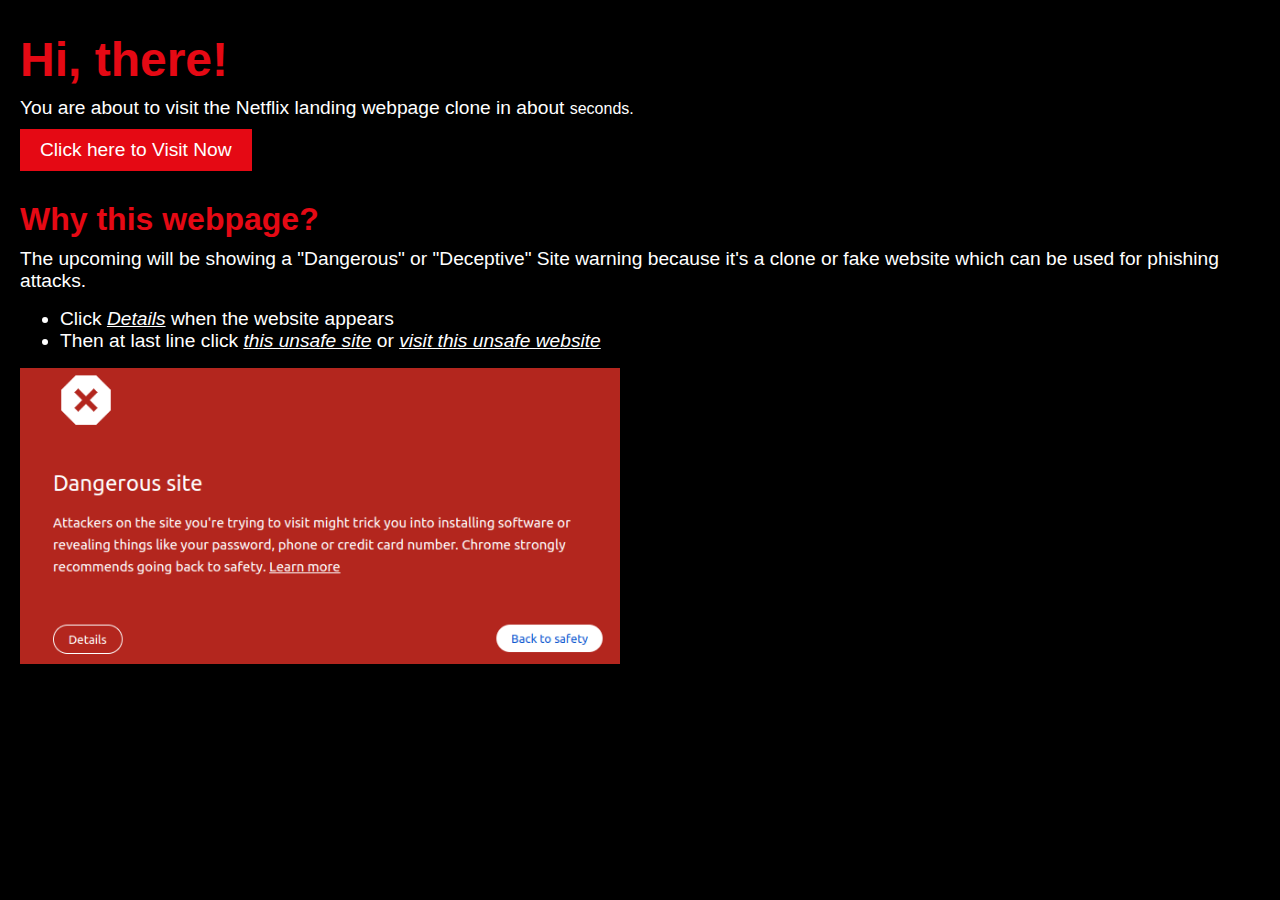
<file: index.html>
<!DOCTYPE html>
<html lang="en">
  <head>
    <meta charset="UTF-8" />
    <meta name="viewport" content="width=device-width, initial-scale=1.0" />
    <title>Netflix Landing Page Clone</title>
    <style>
      body {
        font-family: "Helvetica Neue", sans-serif;
        background-color: black;
        color:  rgb(255, 255, 255);
        margin-left: 20px;
      }
      h1 {
        font-size: 3em;
      }
      h1,
      h2 {
        color:  rgb(229, 9, 20);
        margin-bottom: 10px;
      }
      h2 {
        font-size: 2em;
      }
      p,
      li,
      button,
      #countdown {
        font-size: 1.2em;
      }
      p,
      div {
        display: inline;
      }
      div{
        font-weight: 900;
      }
      button {
        display: block;
        background-color: rgb(229, 9, 20);
        padding: 10px 20px;
        border: none;
        color: inherit;
        cursor: pointer;
        margin: 10px 0 30px 0;
      }
      button:hover {
        background-color: #ff3d00;
      }
      em{
        text-decoration: underline;
      }
      img {
        width: 100%;
        max-width: 600px;
      }
    </style>
  </head>
  <body>
    <main>
      <h1>Hi, there!</h1>
      <p>You are about to visit the Netflix landing webpage clone in about <div id="countdown"></div> seconds.</p>
      <button onclick="manualRedirect()">Click here to Visit Now</button>
    </main>
    <section>
      <h2>Why this webpage?</h2>
      <p>
        The upcoming will be showing a "Dangerous" or "Deceptive" Site
        warning because it's a clone or fake website which can be used for
        phishing attacks.
      </p>
      <ul>
        <li>Click <em>Details</em> when the website appears</li>
        <li>
          Then at last line click <em>this unsafe site</em> or <em>visit this unsafe website</em>
        </li>
      </ul>
      <img src="./images/warning.png" alt="Image of Warning message" />
    </section>

    <script>
      function startCountdown(seconds, url) {
        var countdownElement = document.getElementById("countdown");
        var countdownInterval = setInterval(function () {
          countdownElement.textContent = seconds ;
          if (seconds <= 0) {
            clearInterval(countdownInterval);
            window.location.href = url;
          }
          seconds--;
        }, 1000);
      }
      var countdownDuration = 30;
      var redirectURL = "https://navsiob.github.io/netflix-clone/home.html";
      startCountdown(countdownDuration, redirectURL);
      function manualRedirect() {
        window.location.href = redirectURL;
      }
    </script>
  </body>
</html>
</file>
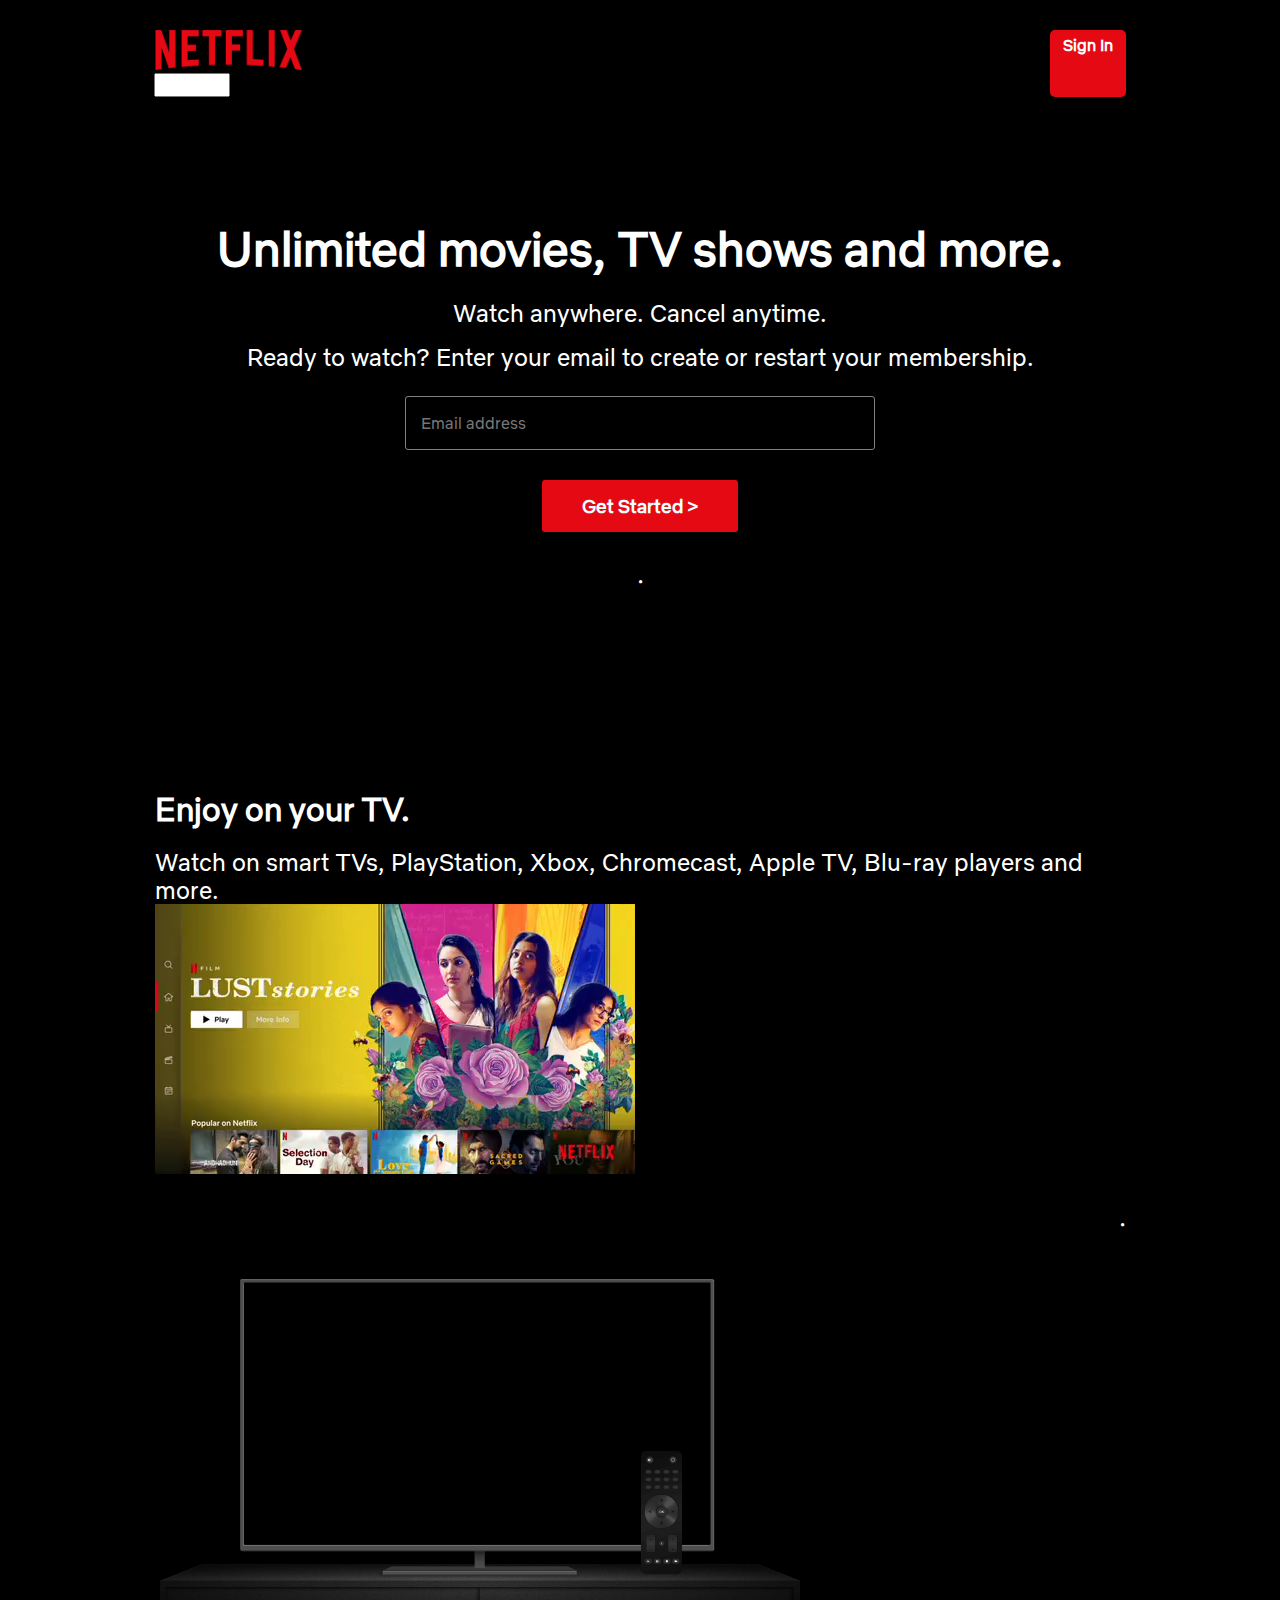
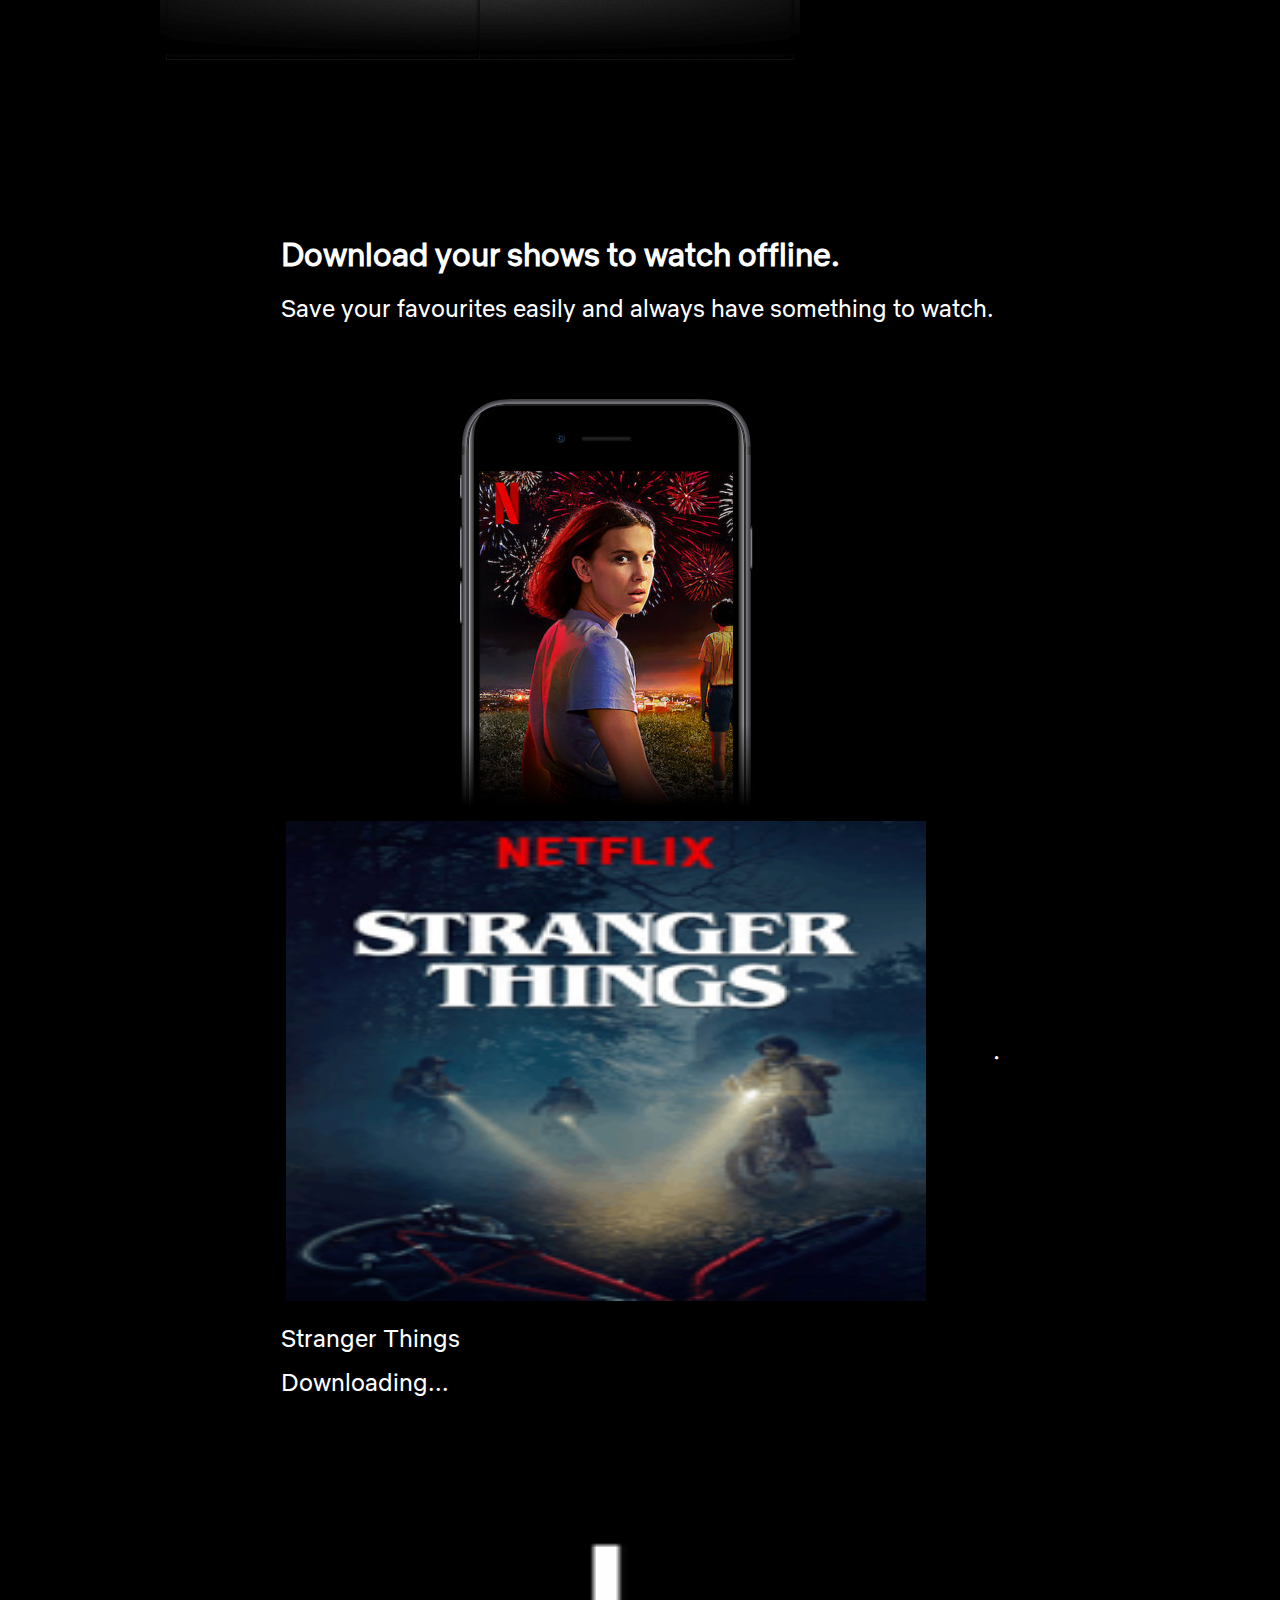
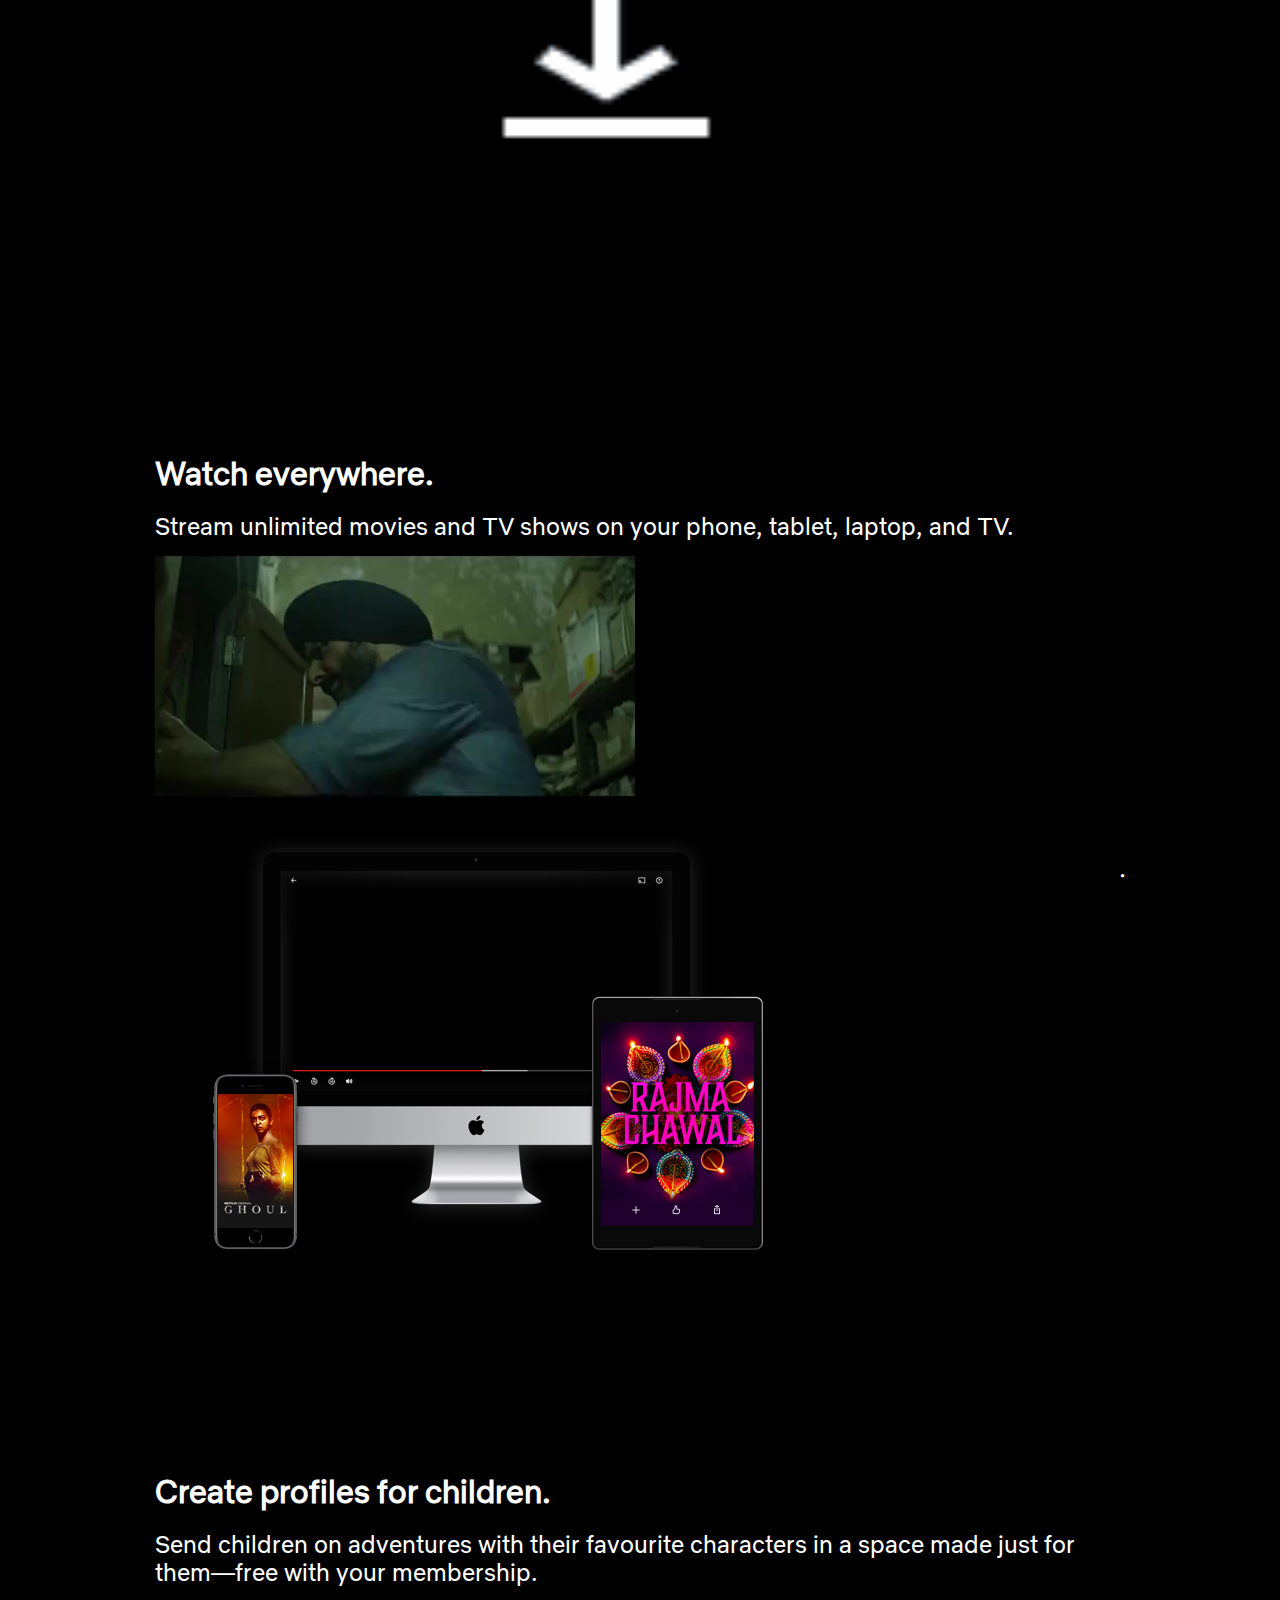
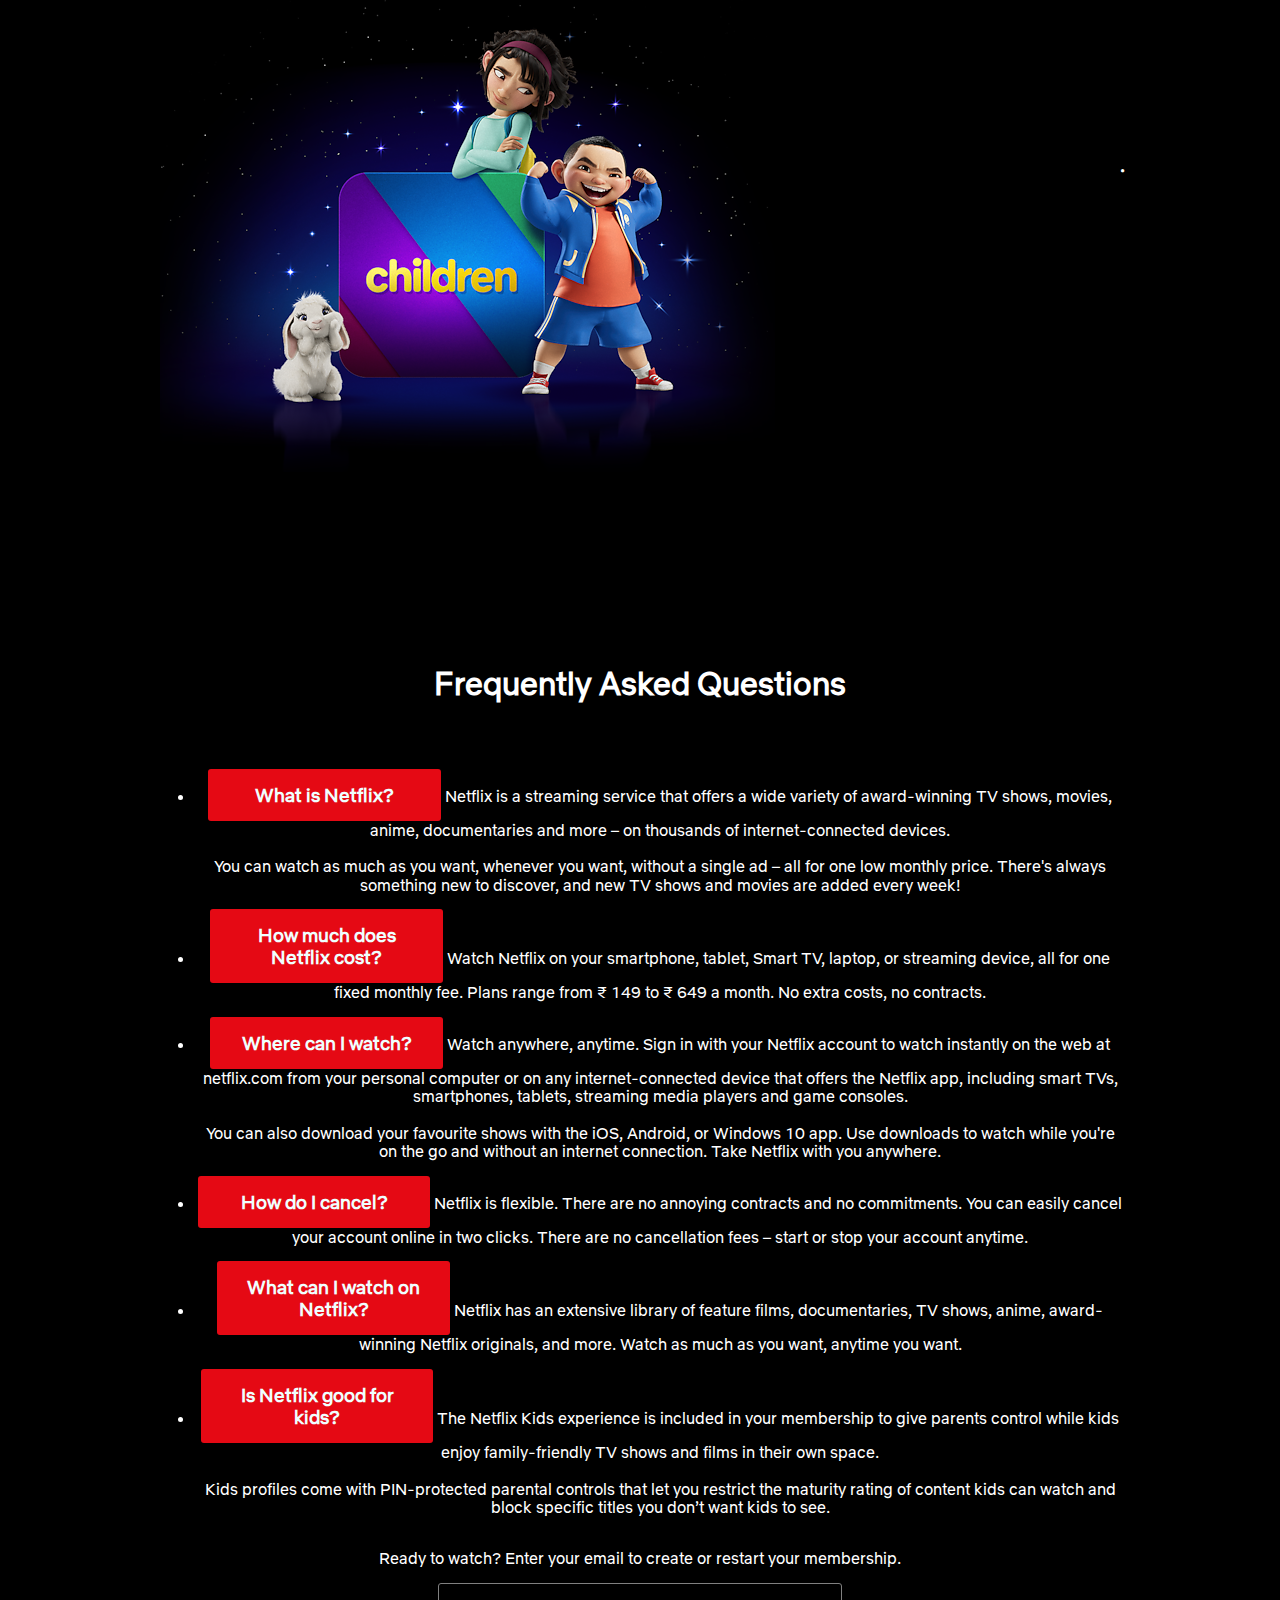
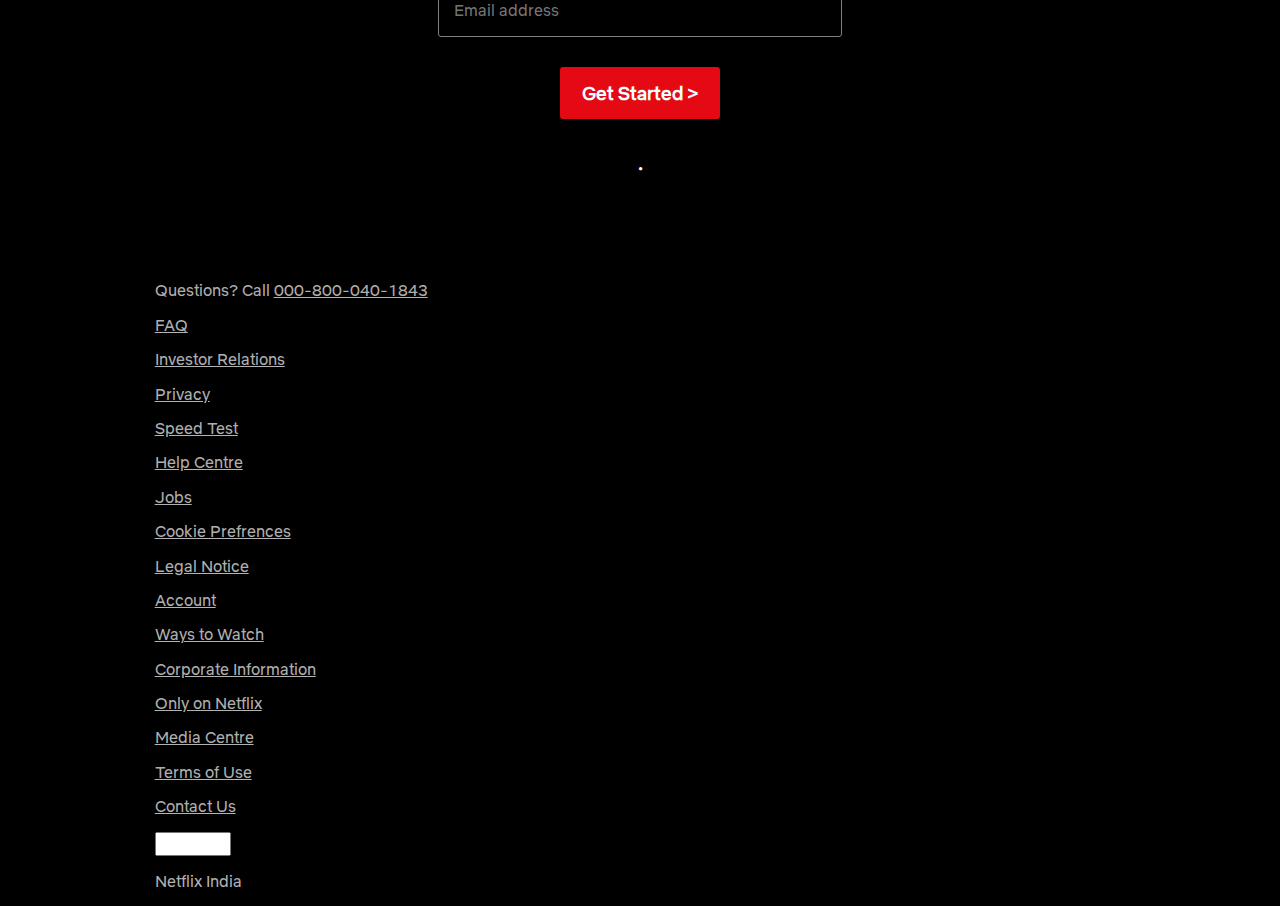
<file: app.html>
<!DOCTYPE html>
<html lang="en">
  <head>
    <meta charset="UTF-8" />
    <meta name="viewport" content="width=device-width, initial-scale=1.0" />
    <title>Netflix India - Watch Tv Shows Online, Watch Movies Online</title>
    <link rel="stylesheet" href="/normalize.css" />
    <link rel="stylesheet" href="/styles.css" />
    <link rel="icon" href="/images/nficon2016.ico" type="image/x-icon" />
  </head>
  <body>
    <div id="box"></div>
    <header>
      <div>
        <img id="ntfLogo" src="/images/logo.png" alt="netflix logo" />
        <form id="langstr1">
          <select onchange="location = this.value" class="langstr">
            <option class="langStrOpt">English</option>
            <option value="https://www.netflix.com/in-hi/" class="langStrOpt">
              हिन्दी
            </option>
          </select>
        </form>
      </div>
      <a id="signIn" href="https://www.netflix.com/login">Sign In</a>
    </header>
    <main>
      <div id="Intro">
        <h1>Unlimited movies, TV shows and more.</h1>
        <p id="Intro1">Watch anywhere. Cancel anytime.</p>
      </div>
      <div class="giveEmail">
        <p id="emailPrg">
          Ready to watch? Enter your email to create or restart your membership.
        </p>
        <form>
          <input id="emailInput" type="email" placeholder="Email address" />
          <label for="emailInput">
            <button id="emailBtn" type="button">Get Started ></button>
          </label>
        </form>
      </div>
      <h3>.</h3>
    </main>
    <section>
      <div class="playcard1 enjoyTV">
        <h1>Enjoy on your TV.</h1>
        <p>
          Watch on smart TVs, PlayStation, Xbox, Chromecast, Apple TV, Blu-ray
          players and more.
        </p>
        <video
          id="vedioTV"
          src="/VIDEOS/video-tv-in-0819.m4v"
          autoplay
          loop
        ></video>
        <img id="TV" src="/images/tv.png" alt="tv" />
      </div>
      <h3>.</h3>
    </section>
    <section>
      <div class="playcard2 downloadShows">
        <h1>Download your shows to watch offline.</h1>
        <p>Save your favourites easily and always have something to watch.</p>
        <img
          id="mobile"
          src="/images/mobile-0819.jpg"
          alt="image of mobile device"
        />
        <div id="mobileOver">
          <img
            id="mobileOverImg1"
            src="/images/boxshot.png"
            alt="image of stranger things movies"
          />
          <p id="mobileOverPara1">Stranger Things</p>
          <p id="mobileOverPara2">Downloading...</p>
          <img id="mobileOverImg2" src="/images/download-icon (1).gif" alt="" />
        </div>
      </div>
      <h3>.</h3>
    </section>
    <section>
      <div class="playcard1 watchEvwh">
        <h1>Watch everywhere.</h1>
        <p>
          Stream unlimited movies and TV shows on your phone, tablet, laptop,
          and TV.
        </p>
        <video
          id="vedioDevicePile"
          src="/VIDEOS/video-devices-in.m4v"
          autoplay
          loop
        ></video>
        <img id="devicePile" src="/images/device-pile-in.png" alt="" />
      </div>
      <h3>.</h3>
    </section>
    <section>
      <div class="playcard2 createPro">
        <h1>Create profiles for children.</h1>
        <p>
          Send children on adventures with their favourite characters in a space
          made just for them—free with your membership.
        </p>
        <img
          id="childrenImg"
          src="/images/AAAABVxdX2WnFSp49eXb1do0euaj-F8upNImjofE77XStKhf5kUHG94DPlTiGYqPeYNtiox-82NWEK0Ls3CnLe3WWClGdiJP.png"
          alt=""
        />
      </div>
      <h3>.</h3>
    </section>
    <aside>
      <div>
        <h1 id="faq">Frequently Asked Questions</h1>
        <ul>
          <li>
            <form>
              <button type="button" onclick="whatIsNetflix()">
                What is Netflix?
              </button>
              <span id="whatIsNetflix">
                Netflix is a streaming service that offers a wide variety of
                award-winning TV shows, movies, anime, documentaries and more –
                on thousands of internet-connected devices.
                <br /><br />
                You can watch as much as you want, whenever you want, without a
                single ad – all for one low monthly price. There's always
                something new to discover, and new TV shows and movies are added
                every week!
              </span>
            </form>
          </li>
          <li>
            <form>
              <button type="button" onclick="howMuch()">
                How much does Netflix cost?
              </button>
              <span id="howMuch">
                Watch Netflix on your smartphone, tablet, Smart TV, laptop, or
                streaming device, all for one fixed monthly fee. Plans range
                from ₹ 149 to ₹ 649 a month. No extra costs, no contracts.
              </span>
            </form>
          </li>
          <li>
            <form>
              <button type="button" onclick="whereCan()">
                Where can I watch?
              </button>
              <span id="whereCan">
                Watch anywhere, anytime. Sign in with your Netflix account to
                watch instantly on the web at netflix.com from your personal
                computer or on any internet-connected device that offers the
                Netflix app, including smart TVs, smartphones, tablets,
                streaming media players and game consoles.
                <br /><br />
                You can also download your favourite shows with the iOS,
                Android, or Windows 10 app. Use downloads to watch while you're
                on the go and without an internet connection. Take Netflix with
                you anywhere.
              </span>
            </form>
          </li>
          <li>
            <form>
              <button type="button" onclick="howDo()">How do I cancel?</button>
              <span id="howDo">
                Netflix is flexible. There are no annoying contracts and no
                commitments. You can easily cancel your account online in two
                clicks. There are no cancellation fees – start or stop your
                account anytime.
              </span>
            </form>
          </li>
          <li>
            <form>
              <button type="button" onclick="whatCan()">
                What can I watch on Netflix?
              </button>
              <span id="whatCan">
                Netflix has an extensive library of feature films,
                documentaries, TV shows, anime, award-winning Netflix originals,
                and more. Watch as much as you want, anytime you want.
              </span>
            </form>
          </li>
          <li>
            <form>
              <button type="button" onclick="isNetflix()">
                Is Netflix good for kids?
              </button>
              <span id="isNetflix">
                The Netflix Kids experience is included in your membership to
                give parents control while kids enjoy family-friendly TV shows
                and films in their own space.
                <br /><br />
                Kids profiles come with PIN-protected parental controls that let
                you restrict the maturity rating of content kids can watch and
                block specific titles you don’t want kids to see.
              </span>
            </form>
          </li>
        </ul>
      </div>
      <div class="giveEmail">
        <p id="emailPrg">
          Ready to watch? Enter your email to create or restart your membership.
        </p>
        <form>
          <input id="emailInput" type="”email”" placeholder="Email address" />
          <label for="emailInput">
            <button id="emailBtn" type="button">Get Started ></button>
          </label>
        </form>
      </div>
      <h3>.</h3>
    </aside>
    <footer>
      <p>
        Questions? Call
        <a href="tel:000-800-040-1843">000-800-040-1843</a>
      </p>
      <div id="links1">
        <a href="https://help.netflix.com/support/412">FAQ</a>
        <a href="http://ir.netflix.com/">Investor Relations</a>
        <a href="https://help.netflix.com/legal/privacy">Privacy</a>
        <a href="https://fast.com/">Speed Test</a>
      </div>
      <div id="links2">
        <a href="https://help.netflix.com/">Help Centre</a>
        <a href="https://jobs.netflix.com/jobs">Jobs</a>
        <a href="https://www.netflix.com/in/#">Cookie Prefrences</a>
        <a href="https://help.netflix.com/legal/notices">Legal Notice</a>
      </div>
      <div id="links3">
        <a href="https://www.netflix.com/youraccount">Account</a>
        <a href="https://www.netflix.com/watch">Ways to Watch</a>
        <a href="https://help.netflix.com/legal/corpinfo">
          Corporate Information
        </a>
        <a href="https://www.netflix.com/in/browse/genre/839338">
          Only on Netflix
        </a>
      </div>
      <div id="links4">
        <a href="https://media.netflix.com/">Media Centre</a>
        <a href="https://help.netflix.com/legal/termsofuse">Terms of Use</a>
        <a href="https://help.netflix.com/contactus">Contact Us</a>
      </div>
      <div>
        <form class="langstr2">
          <select onchange="location = this.value" class="langstr langstr2">
            <option>English</option>
            <option value="https://www.netflix.com/in-hi/">हिन्दी</option>
          </select>
        </form>
      </div>
      <p id="footerPara">Netflix India</p>
    </footer>
    <script src="/main.js"></script>
  </body>
</html>
</file>
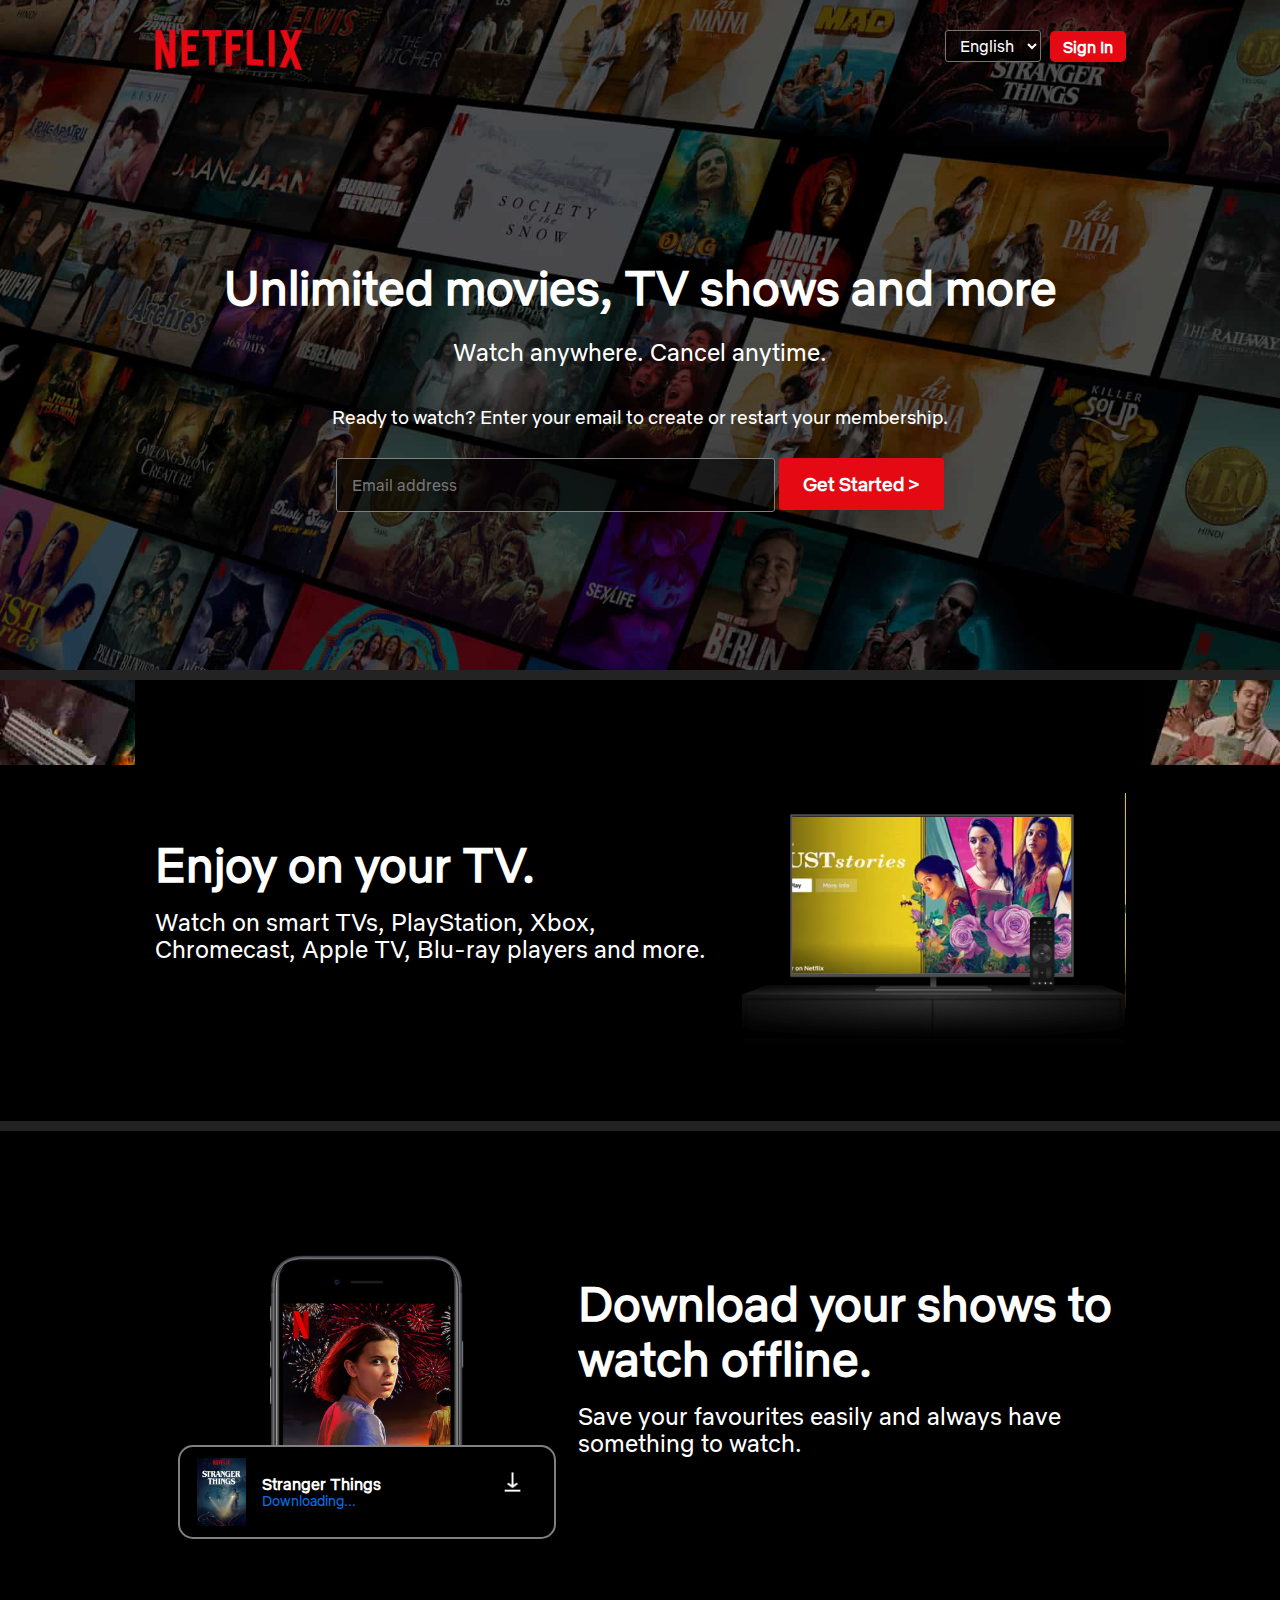
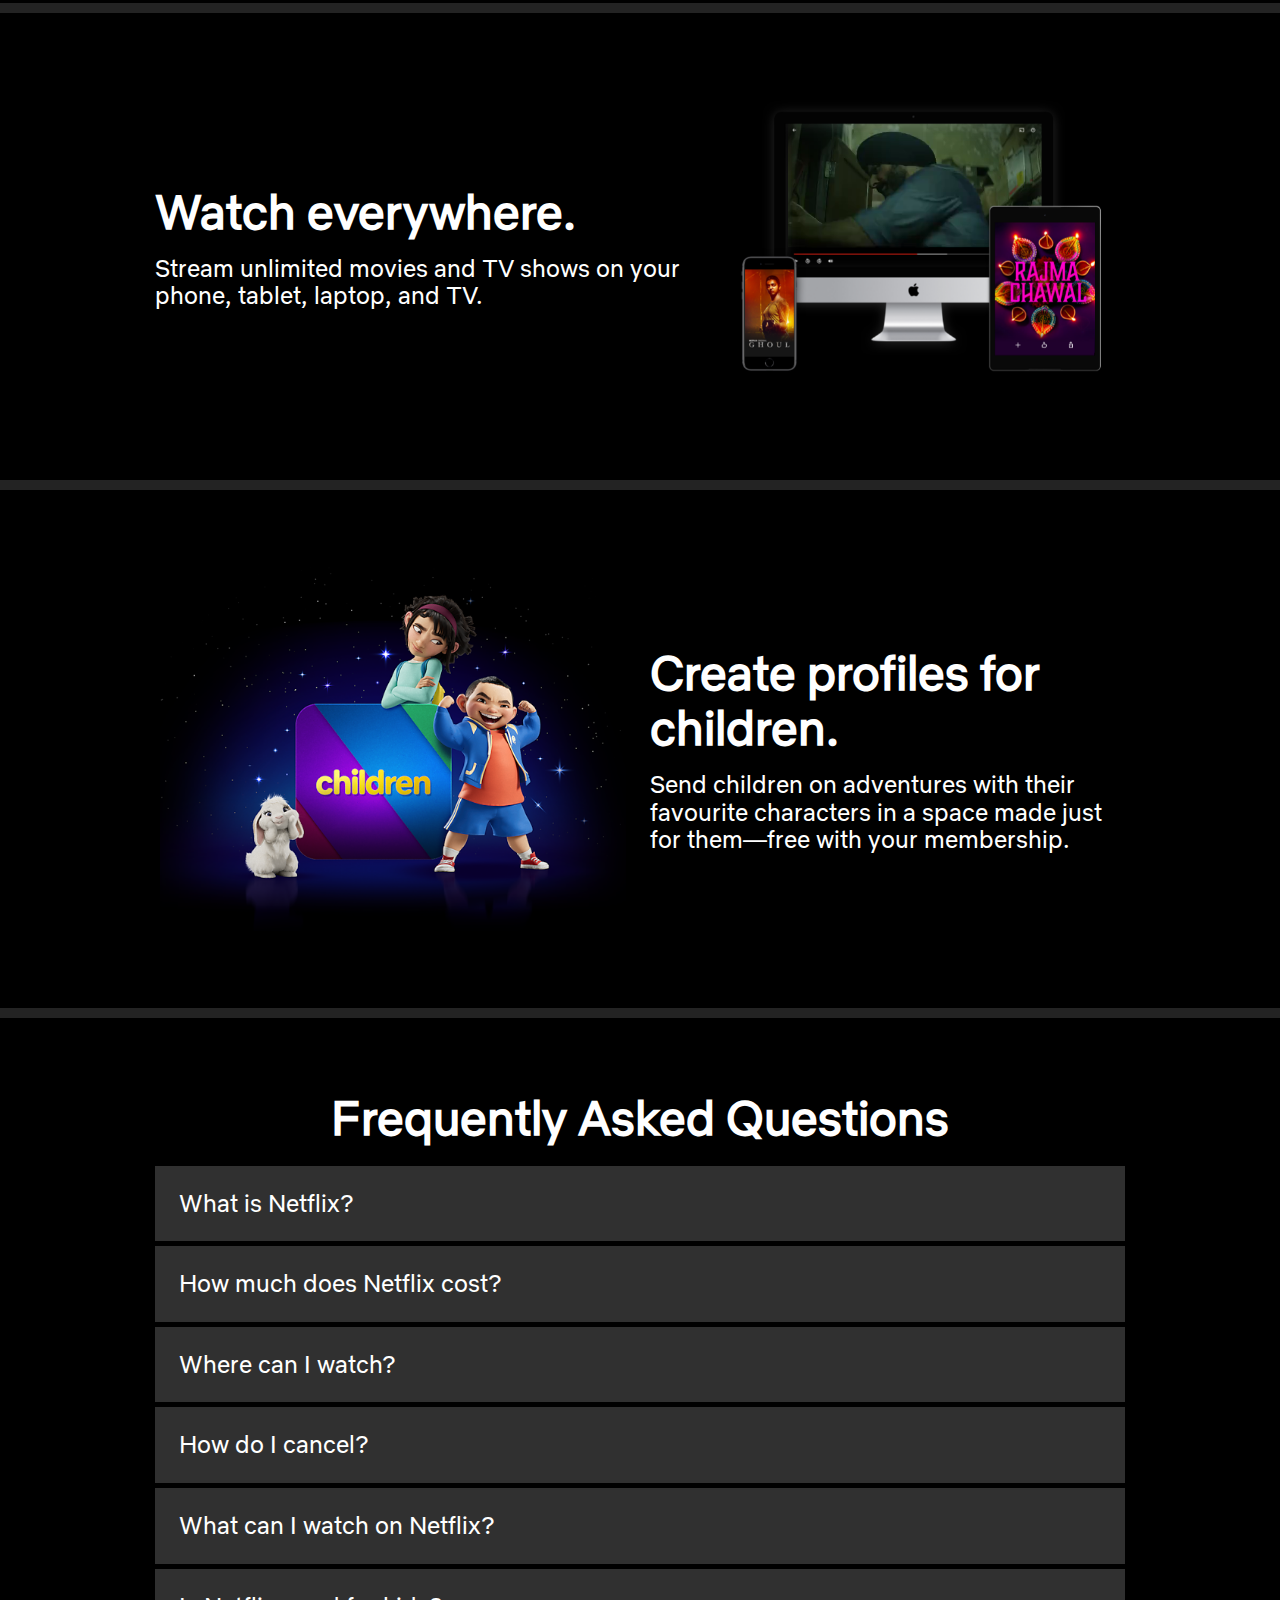
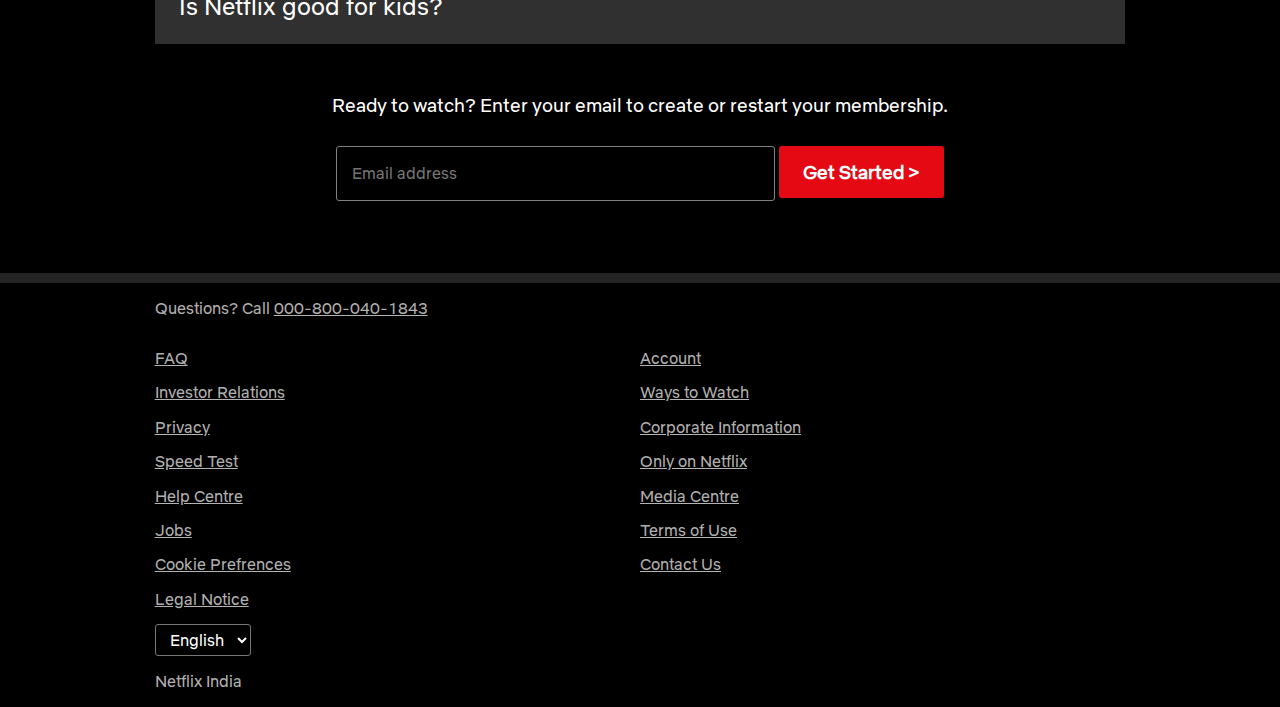
<file: home.html>
<!DOCTYPE html>
<html lang="en">
  <head>
    <meta charset="UTF-8" />
    <meta name="viewport" content="width=device-width, initial-scale=1.0" />
    <title>Netflix India - Watch Tv Shows Online, Watch Movies Online</title>
    <link rel="stylesheet" href="normalize.css" />
    <link rel="stylesheet" href="styles.css" />
    <link rel="icon" href="images/nficon2016.ico" type="image/x-icon" />
  </head>
  <body>
    <img id="catalog-img" src="./images/backgrond-catalog.jpg" alt="" />
    <header>
      <img src="images/netflix-logo.png" alt="netflix logo" />
      <div>
        <form id="language-form">
          <select onchange="location = this.value">
            <option>English</option>
            <option value="https://www.netflix.com/in-hi/">हिन्दी</option>
          </select>
        </form>
        <a href="https://www.netflix.com/login">Sign&nbsp;In</a>
      </div>
    </header>
    <main>
      <h1>Unlimited movies, TV shows and more</h1>
      <p>Watch anywhere. Cancel anytime.</p>
      <form>
        <label for="email-input">
          Ready to watch? Enter your email to create or restart your membership.
        </label>
        <input id="email-input" type="email" placeholder="Email address" />
        <button type="button">Get&nbsp;Started&nbsp;></button>
      </form>
    </main>
    <div class="grey-box"></div>
    <section>
      <div>
        <h2>Enjoy on your TV.</h2>
        <p>
          Watch on smart TVs, PlayStation, Xbox, Chromecast, Apple TV, Blu-ray
          players and more.
        </p>
      </div>
      <div class="video-image-pile">
        <img src="images/tv.png" alt="tv" />
        <video
          id="tv-video"
          src="video/video-tv.m4v"
          autoplay
          loop
          muted
        ></video>
      </div>
    </section>
    <div class="grey-box"></div>
    <section id="mobile-block">
      <div>
        <h2>Download your shows to watch offline.</h2>
        <p>Save your favourites easily and always have something to watch.</p>
      </div>
      <div id="mobile-download-showcase">
        <img src="images/mobile.jpg" alt="image of mobile device" />
        <div id="download-showcase">
          <img
            id="download-cover-img"
            src="images/boxshot.png"
            alt="Cover image of stranger things series"
          />
          <div>
            <p id="download-name">Stranger Things</p>
            <p id="downloading-text">Downloading...</p>
          </div>
          <img id="downloading-gif" src="images/download-icon.gif" alt="" />
        </div>
      </div>
    </section>
    <div class="grey-box"></div>
    <section>
      <div>
        <h2>Watch everywhere.</h2>
        <p>
          Stream unlimited movies and TV shows on your phone, tablet, laptop,
          and TV.
        </p>
      </div>
      <div class="video-image-pile">
        <img src="images/multiple-devices.png" alt="" />
        <video
          id="multiple-devices-video"
          src="video/video-multiple-devices.m4v"
          autoplay
          loop
          muted
        ></video>
      </div>
    </section>
    <div class="grey-box"></div>
    <section id="children-block">
      <div>
        <h2>Create profiles for children.</h2>
        <p>
          Send children on adventures with their favourite characters in a space
          made just for them—free with your membership.
        </p>
      </div>
      <img src="images/children.png" alt="" />
    </section>
    <div class="grey-box"></div>
    <aside>
      <h2>Frequently Asked Questions</h2>
      <div id="faq">
        <div>
          <button type="button" onclick="whatIsNetflix()">
            What is Netflix?
          </button>
          <span id="what-is">
            Netflix is a streaming service that offers a wide variety of
            award-winning TV shows, movies, anime, documentaries and more – on
            thousands of internet-connected devices.
            <br /><br />
            You can watch as much as you want, whenever you want, without a
            single ad – all for one low monthly price. There's always something
            new to discover, and new TV shows and movies are added every week!
          </span>
        </div>
        <div>
          <button type="button" onclick="howMuch()">
            How much does Netflix cost?
          </button>
          <span id="how-much">
            Watch Netflix on your smartphone, tablet, Smart TV, laptop, or
            streaming device, all for one fixed monthly fee. Plans range from ₹
            149 to ₹ 649 a month. No extra costs, no contracts.
          </span>
        </div>
        <div>
          <button type="button" onclick="whereCan()">Where can I watch?</button>
          <span id="where-can">
            Watch anywhere, anytime. Sign in with your Netflix account to watch
            instantly on the web at netflix.com from your personal computer or
            on any internet-connected device that offers the Netflix app,
            including smart TVs, smartphones, tablets, streaming media players
            and game consoles.
            <br /><br />
            You can also download your favourite shows with the iOS, Android, or
            Windows 10 app. Use downloads to watch while you're on the go and
            without an internet connection. Take Netflix with you anywhere.
          </span>
        </div>
        <div>
          <button type="button" onclick="howDo()">How do I cancel?</button>
          <span id="how-do">
            Netflix is flexible. There are no annoying contracts and no
            commitments. You can easily cancel your account online in two
            clicks. There are no cancellation fees – start or stop your account
            anytime.
          </span>
        </div>
        <div>
          <button type="button" onclick="whatCan()">
            What can I watch on Netflix?
          </button>
          <span id="what-can">
            Netflix has an extensive library of feature films, documentaries, TV
            shows, anime, award-winning Netflix originals, and more. Watch as
            much as you want, anytime you want.
          </span>
        </div>
        <div>
          <button type="button" onclick="isNetflix()">
            Is Netflix good for kids?
          </button>
          <span id="is-netflix">
            The Netflix Kids experience is included in your membership to give
            parents control while kids enjoy family-friendly TV shows and films
            in their own space.
            <br /><br />
            Kids profiles come with PIN-protected parental controls that let you
            restrict the maturity rating of content kids can watch and block
            specific titles you don’t want kids to see.
          </span>
        </div>
      </div>
      <form>
        <label for="email-input">
          Ready to watch? Enter your email to create or restart your membership.
        </label>
        <input id="email-input" type="email" placeholder="Email address" />
        <button type="button">Get Started ></button>
      </form>
    </aside>
    <div class="grey-box"></div>
    <footer>
      <p>
        Questions? Call
        <a href="tel:000-800-040-1843">000-800-040-1843</a>
      </p>
      <span>
        <div>
          <a href="https://help.netflix.com/support/412">FAQ</a>
          <a href="http://ir.netflix.com/">Investor Relations</a>
          <a href="https://help.netflix.com/legal/privacy">Privacy</a>
          <a href="https://fast.com/">Speed Test</a>
          <a href="https://help.netflix.com/">Help Centre</a>
          <a href="https://jobs.netflix.com/jobs">Jobs</a>
          <a href="https://www.netflix.com/in/#">Cookie Prefrences</a>
          <a href="https://help.netflix.com/legal/notices">Legal Notice</a>
        </div>
        <div>
          <a href="https://www.netflix.com/youraccount">Account</a>
          <a href="https://www.netflix.com/watch">Ways to Watch</a>
          <a href="https://help.netflix.com/legal/corpinfo">
            Corporate Information
          </a>
          <a href="https://www.netflix.com/in/browse/genre/839338">
            Only on Netflix
          </a>
          <a href="https://media.netflix.com/">Media Centre</a>
          <a href="https://help.netflix.com/legal/termsofuse">Terms of Use</a>
          <a href="https://help.netflix.com/contactus">Contact Us</a>
        </div>
      </span>
      <form id="language-form">
        <select onchange="location = this.value">
          <option>English</option>
          <option value="https://www.netflix.com/in-hi/">हिन्दी</option>
        </select>
      </form>
      <p>Netflix India</p>
    </footer>
    <script src="main.js"></script>
  </body>
</html>
</file>
<file: styles.css>
@font-face {
  font-family: "netflix-sans";
  src: url("fonts/NetflixSans_W_Rg.woff2") format("woff2"),
    url("fonts/NetflixSans_W_Md.woff2") format("woff2"),
    url("fonts/nf-icon-v1-93.woff") format("woff");
  font-weight: normal;
  font-style: normal;
}
* {
  font-family: "netflix-sans";
  color: rgb(255, 255, 255);
}
body {
  background-color: black;
}
.grey-box {
  background-color: rgb(35, 35, 35);
  height: 10px;
  width: auto;
}
#catalog-img {
  position: absolute;
  z-index: -1;
  width: 100%;
  height: 115vh;
}
header {
  display: flex;
  justify-content: space-between;
  padding: 30px 25px 0px 25px;
  background-color: rgba(0, 0, 0, 0.6);
}
header img {
  width: 89px;
  height: 24px;
}
#language-form {
  display: inline;
  margin-right: 5px;
}
#language-form select {
  padding: 4px 10px;
  border-radius: 3px;
  justify-content: space-between;
  background: transparent;
  background-color: rgba(0, 0, 0, 0.6);
}
header a {
  background-color: rgb(229, 9, 20);
  padding: 5.5px 13px;
  border-radius: 5px;
  text-decoration: none;
  font-size: 1rem;
  font-weight: bold;
}
main,
aside {
  display: flex;
  flex-direction: column;
  justify-content: center;
  align-items: center;
  text-align: center;
  padding: 0 20px;
}
main {
  background-color: rgba(0, 0, 0, 0.6);
  height: 450px;
}
main h1 {
  font-weight: bold;
  font-size: 2rem;
}
main p {
  font-size: 1.1rem;
  margin-top: -8px;
}
form label {
  font-size: 1.1rem;
  display: block;
  margin: 15px 0;
}
form input {
  padding: 17px 20vw 17px 15px;
  border-radius: 3px;
  border: 1px solid;
  background-color: rgba(0, 0, 0, 0.6);
  border-color: grey;
  max-width: 100%;
  width: 25%;
  min-width: 100px;
}
form button {
  font-weight: bolder;
  font-size: 1.2rem;
  color: azure;
  padding: 15px 20px;
  border-radius: 3px;
  background-color: rgb(229, 9, 20);
  cursor: pointer;
  border: 0 solid transparent;
  margin-top: 15px;
  width: 25%;
  min-width: 160px;
}
section {
  display: flex;
  flex-direction: column;
  justify-content: center;
  align-items: center;
  padding: 72px 20px;
  background-color: black;
}
section h2,
aside h2 {
  font-size: 2rem;
  font-weight: 700;
  margin: 0;
  text-align: center;
}
section p {
  font-size: 1.1rem;
  margin-top: 16px;
  text-align: center;
}
.video-image-pile {
  display: flex;
  flex-direction: column;
  justify-content: center;
  align-items: center;
}
section img {
  position: relative;
  z-index: 1;
  width: 100%;
  height: auto;
  max-width: 640px;
  max-height: 480px;
}
#tv-video {
  position: absolute;
  width: 70%;
  max-width: 480px;
  max-height: 350px;
}
#multiple-devices-video {
  position: absolute;
  padding-bottom: 15%;
  width: 50%;
  height: 220px;
  max-width: 420px;
}
#mobile-download-showcase {
  display: flex;
  justify-content: center;
  align-items: center;
}
#download-showcase {
  display: flex;
  position: absolute;
  justify-content: space-between;
  z-index: 1;
  margin-top: 250px;
  padding: 5.6px 12px;
  max-width: 350px;
  width: 60%;
  border: 2px solid grey;
  border-radius: 15px;
  background-color: black;
}
#download-cover-img {
  height: 100%;
  width: 14%;
}
#download-showcase div {
  display: flex;
  flex-direction: column;
  justify-content: center;
  align-items: baseline;
  width: 60%;
}
#download-name {
  font-size: 1rem;
  font-weight: bold;
  margin: 0;
}
#downloading-text {
  font-size: 0.9rem;
  color: #0071eb;
  margin: 0;
}
#downloading-gif {
  margin-top: 5px;
  height: 48px;
  width: 14%;
}
aside {
  padding: 72px;
}
#faq {
  display: flex;
  flex-direction: column;
  justify-content: left;
  width: 100%;
  padding: 20px 0 30px;
}
#faq button,
#faq span {
  background-color: #303030;
  border: 0;
  font-size: 1.5rem;
  font-weight: 400;
  text-align: left;
  padding: 24px;
  width: 100%;
}
#faq button {
  margin-bottom: 5px;
}
#faq span {
  width: auto;
  margin-top: -3px;
  margin-bottom: 5px;
}
footer {
  padding: 0 32px;
  margin: 32px 0;
}
footer a,
footer p {
  display: block;
  margin: 16px 0;
  color: rgba(255, 255, 255, 0.7);
}
footer span {
  display: flex;
  justify-content: space-between;
}
footer div {
  width: 50%;
}
footer p a {
  display: inline;
}
@media screen and (min-width: 960px) {
  #mobile-block,
  #children-block {
    flex-direction: row-reverse;
  }
  header img {
    height: 40px;
    width: 148px;
  }
  main {
    height: 600px;
  }
  main h1 {
    font-size: 3rem;
    font-weight: 900;
  }
  main p {
    font-size: 1.5rem;
  }
  form label {
    font-size: 1.2rem;
  }
  section {
    flex-direction: row;
  }
  section h2,
  aside h2 {
    font-size: 3rem;
    font-weight: 900;
    margin: 0;
    text-align: left;
  }
  section p {
    font-size: 1.5rem;
    font-weight: 400;
    margin-top: 16px;
    margin-bottom: 0;
    text-align: left;
  }
  section img {
    margin: 5px;
  }
  #tv-video {
    width: 30%;
  }
  #multiple-devices-video {
    width: 25%;
    padding-bottom: 10%;
  }
  #children-block img {
    width: 50%;
  }
}
@media screen and (min-width: 1180px) {
  section,
  aside,
  footer {
    margin: auto;
    max-width: calc(83.33333333333334% - 6rem);
  }
  header,
  main {
    padding-left: 12%;
    padding-right: 12%;
  }
  #multiple-devices-video {
    width: 20%;
  }
  #catalog-img {
    height: 85vh;
  }
}
</file>
